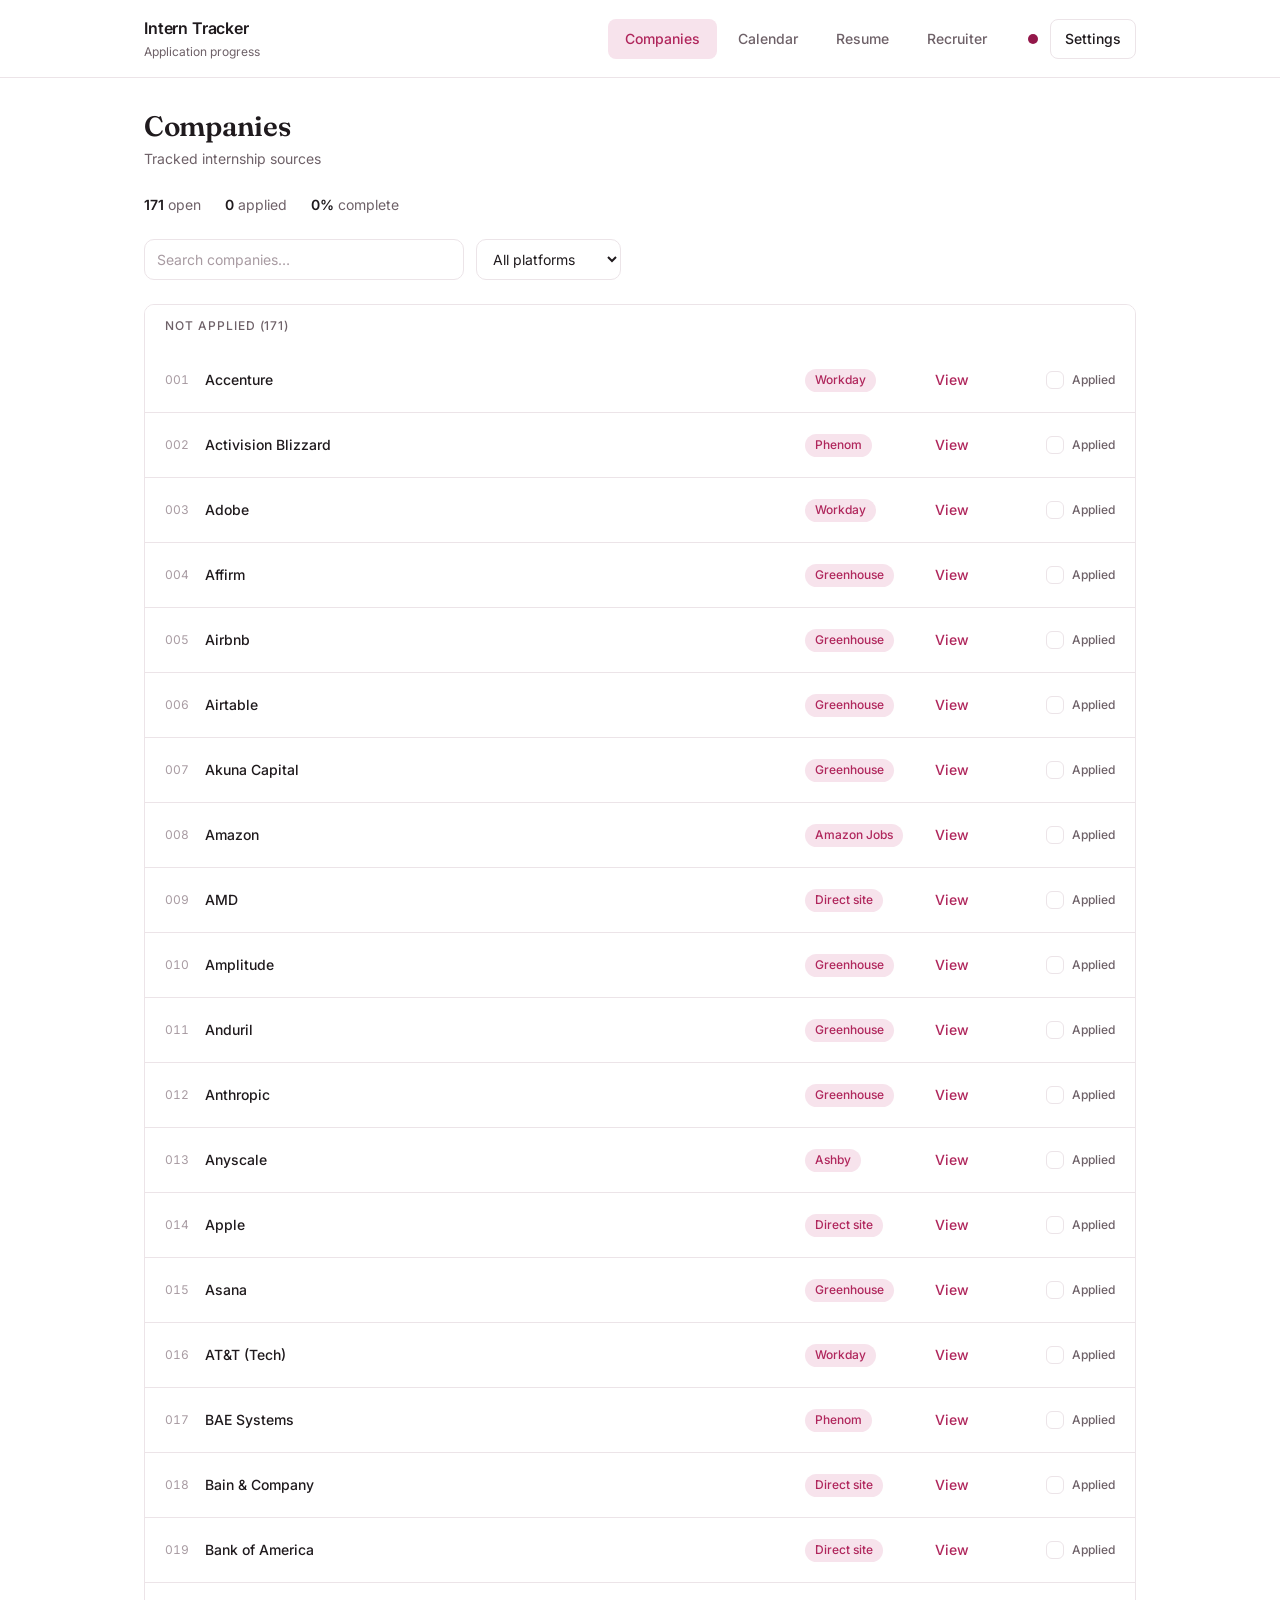
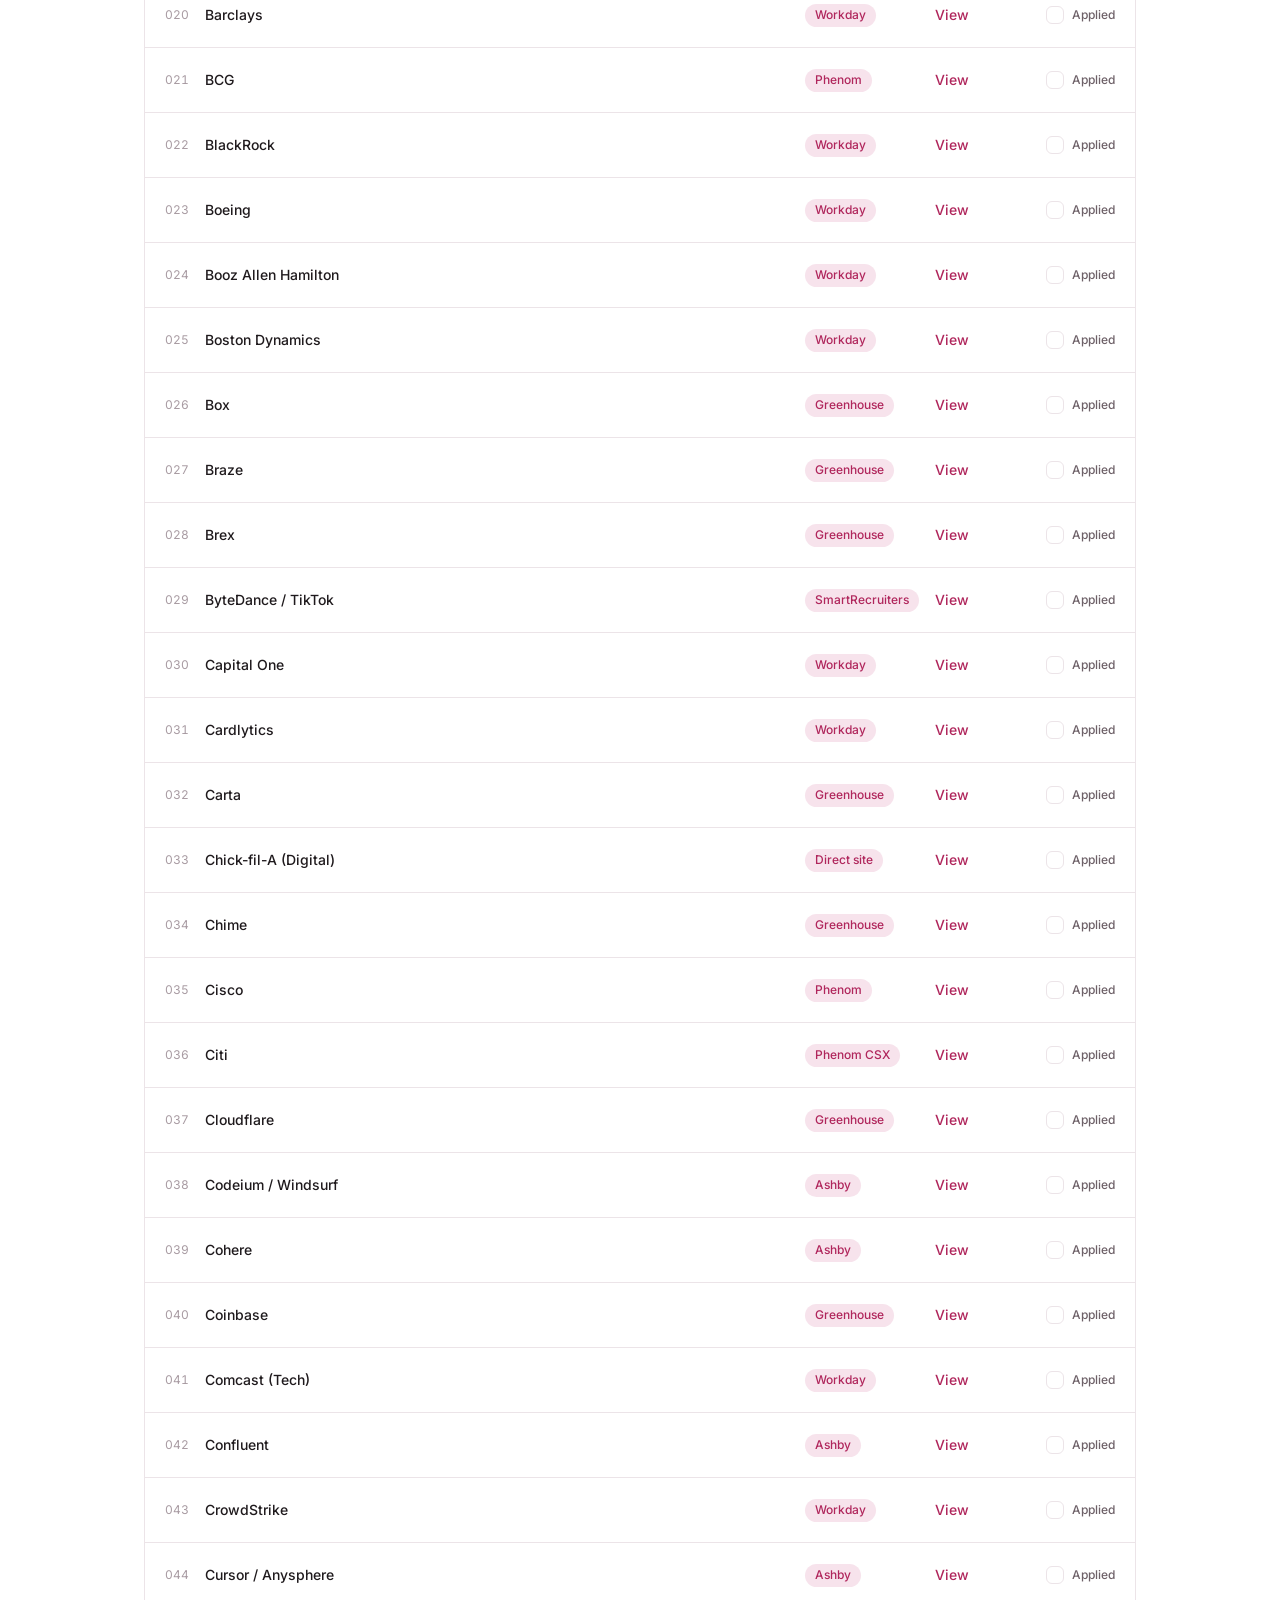
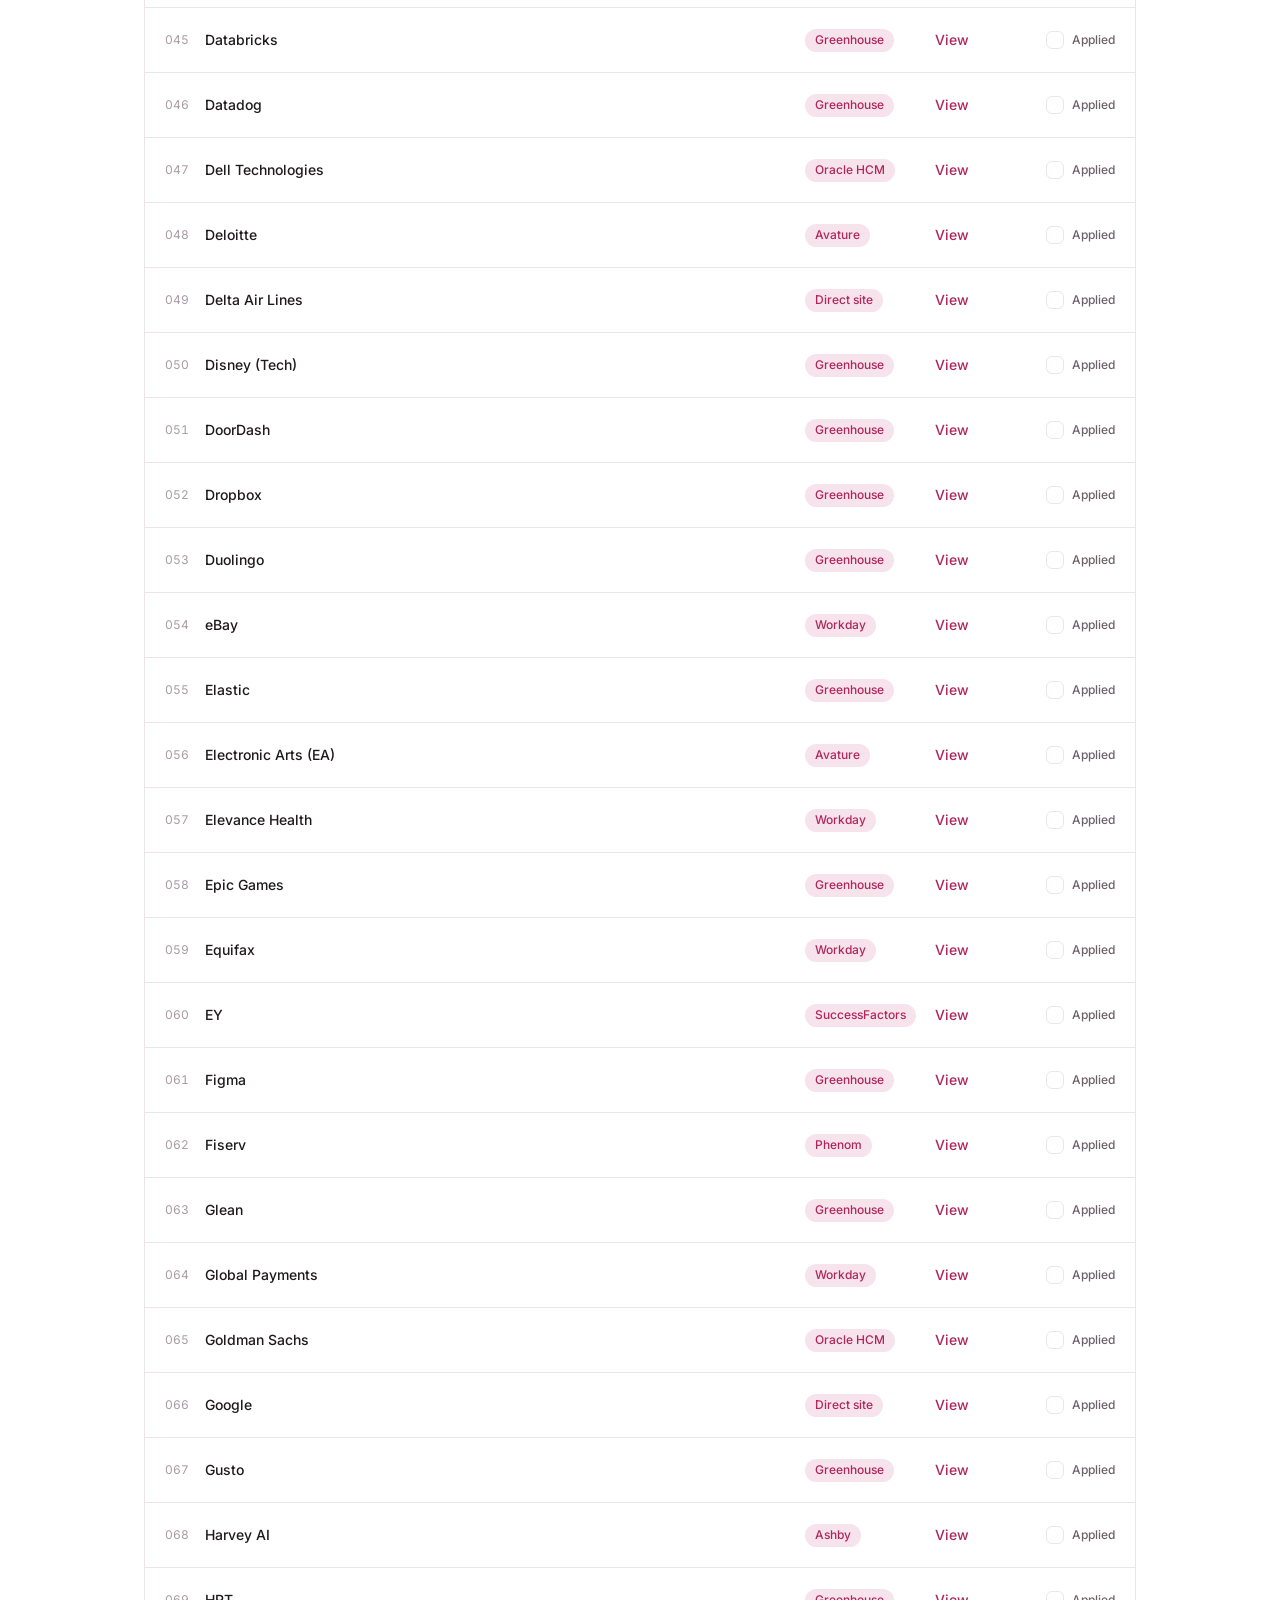
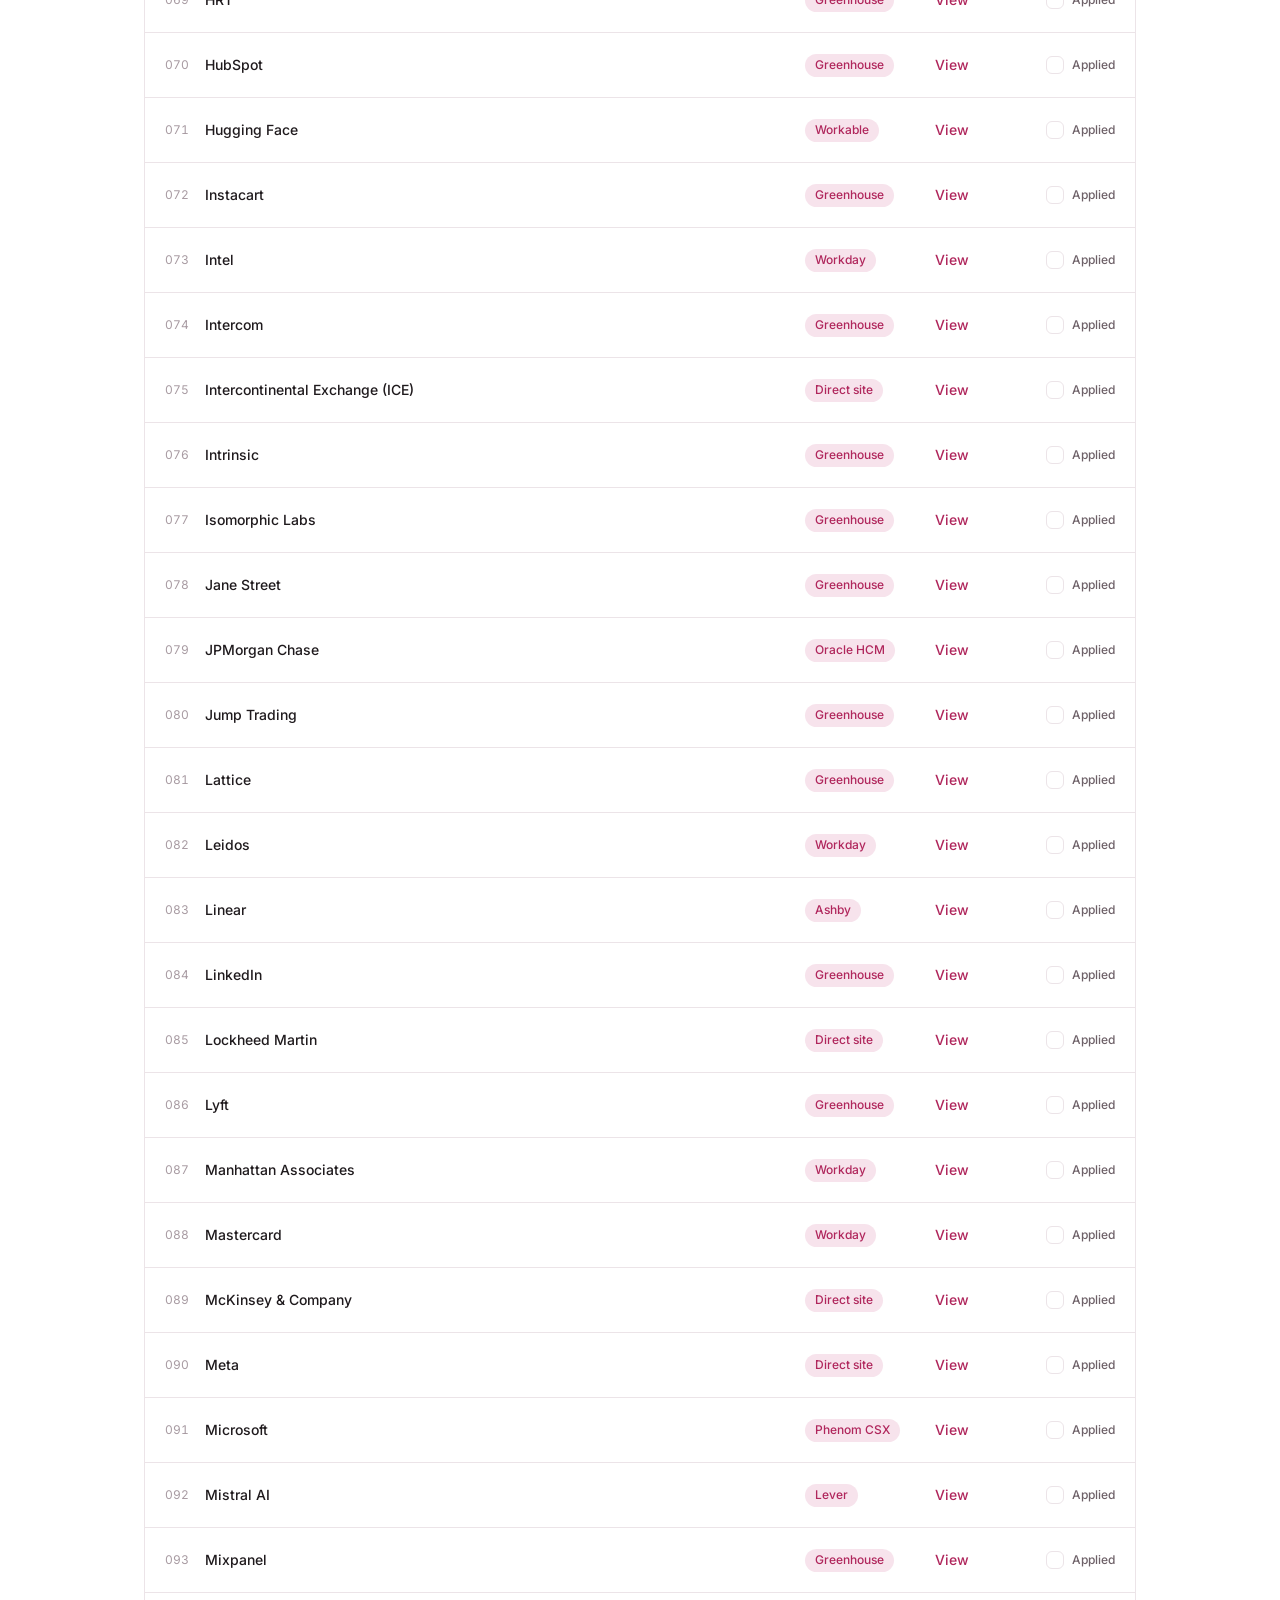
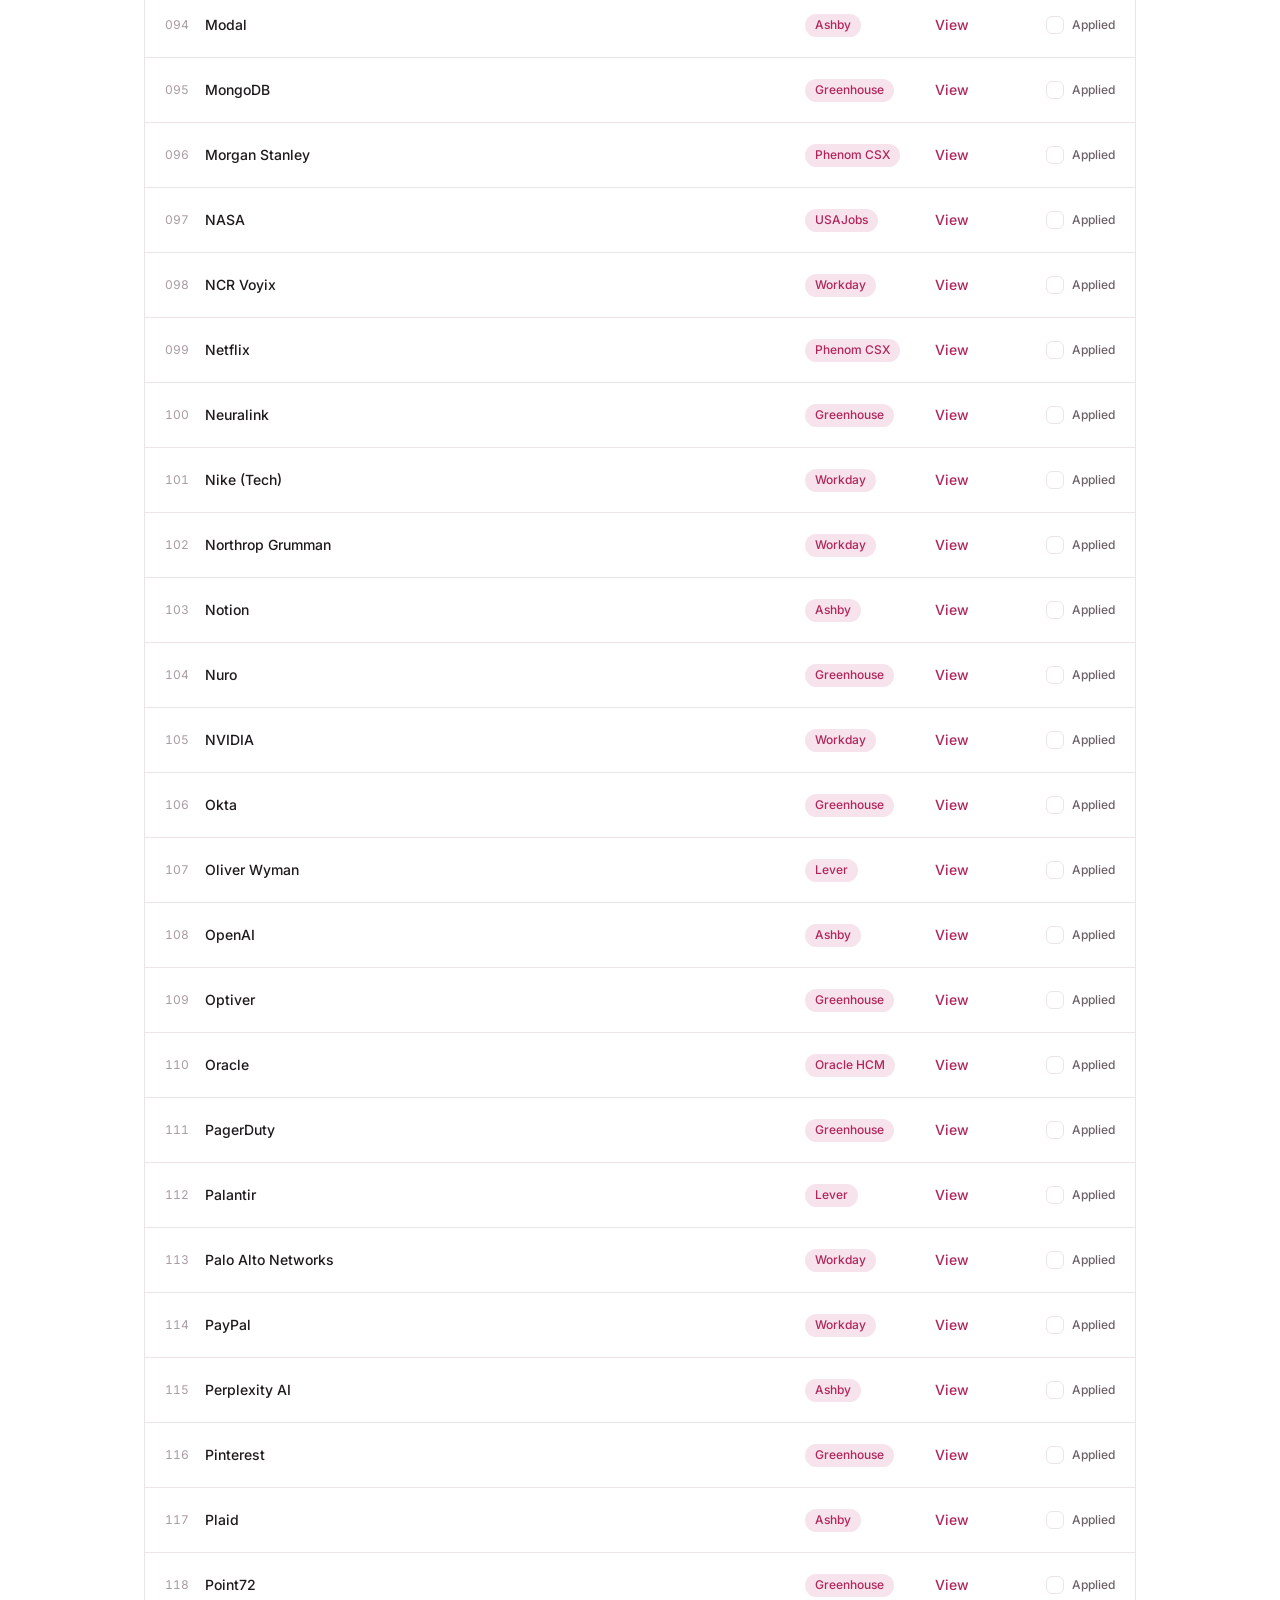
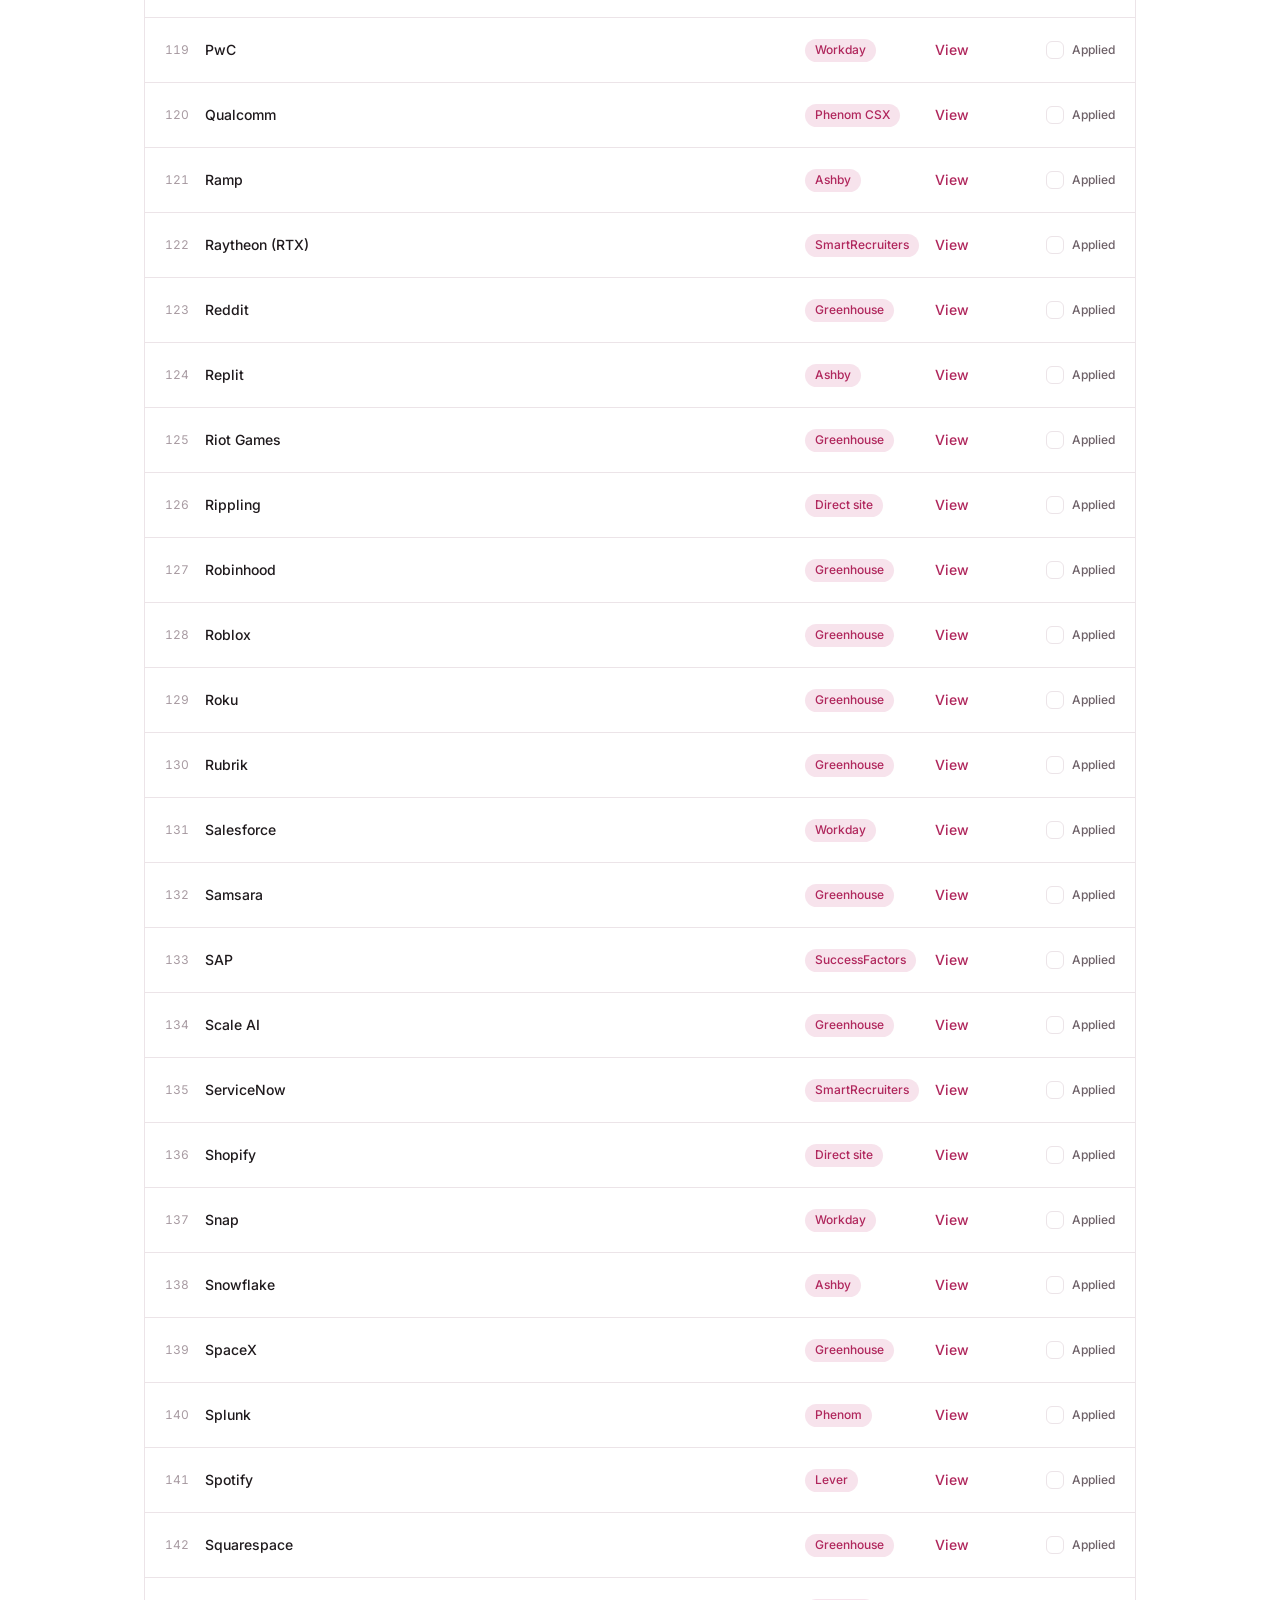
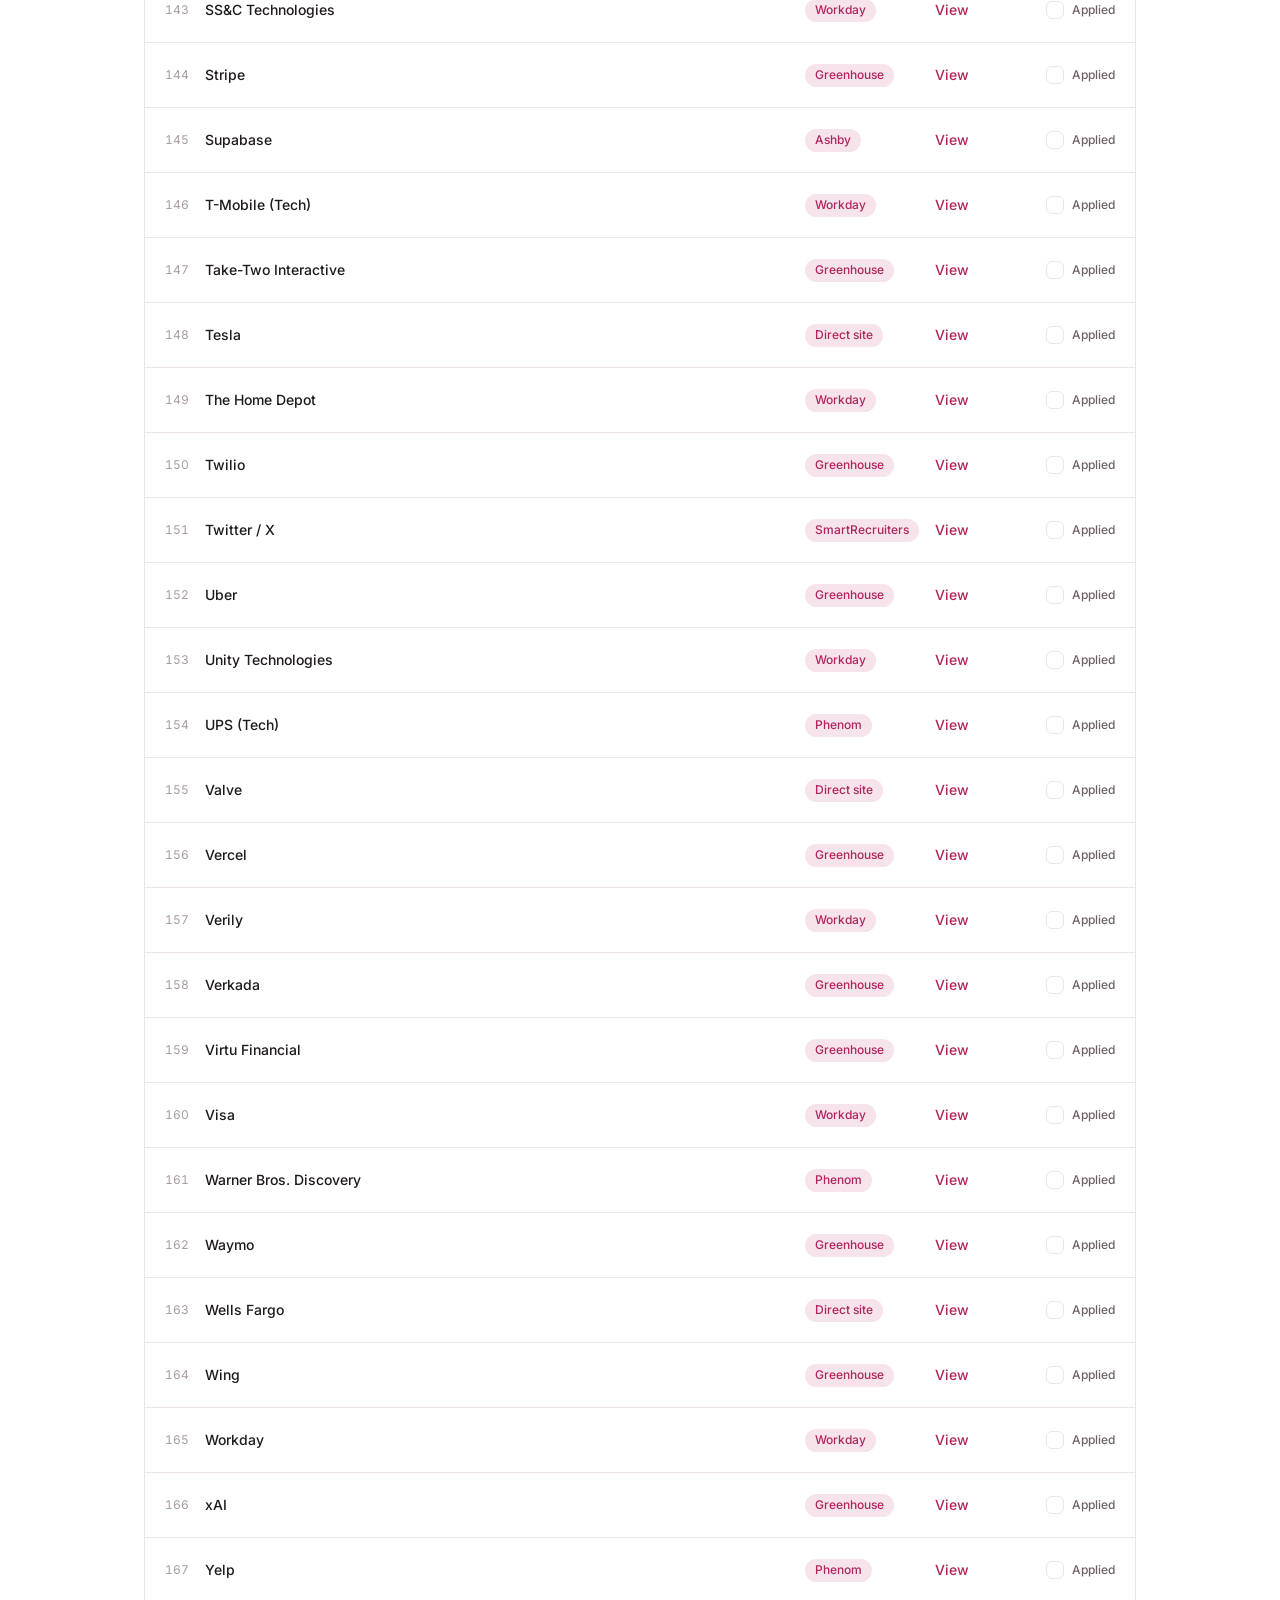
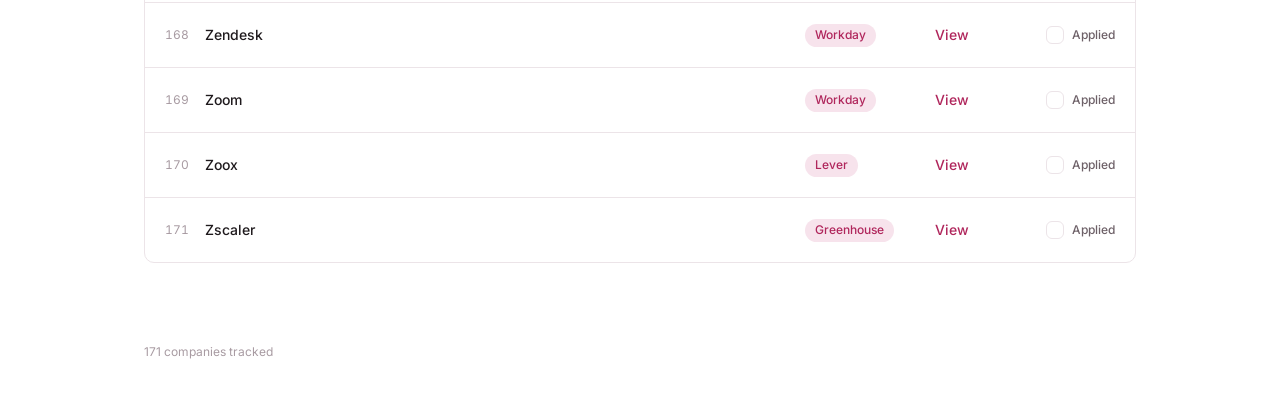
<file: index.html>
<!DOCTYPE html>
<html lang="en">
<head>
<meta charset="UTF-8">
<meta name="viewport" content="width=device-width, initial-scale=1.0">
<title>Companies — Intern Tracker</title>
<link rel="icon" href="data:image/svg+xml,<svg xmlns='http://www.w3.org/2000/svg' viewBox='0 0 32 32'><rect width='32' height='32' rx='6' fill='%23B0265C'/></svg>">
<link rel="preconnect" href="https://fonts.googleapis.com">
<link rel="preconnect" href="https://fonts.gstatic.com" crossorigin>
<link href="https://fonts.googleapis.com/css2?family=Fraunces:opsz,wght@9..144,600&family=Inter:wght@400;500;600&display=swap" rel="stylesheet">
<link rel="stylesheet" href="assets/style.css">
</head>
<body>

<header class="masthead">
  <div class="masthead-inner">
    <div class="brand">
      <div>
        <h1>Intern Tracker</h1>
        <p class="brand-sub">Application progress</p>
      </div>
    </div>
    <nav class="tabs" aria-label="Main">
      <a href="index.html" class="tab active">Companies</a>
      <a href="calendar.html" class="tab">Calendar</a>
      <a href="resume.html" class="tab">Resume</a>
      <a href="recruiter.html" class="tab">Recruiter</a>
    </nav>
    <div class="header-right">
      <span class="sync-dot" id="syncDot" title="Sync status" aria-hidden="true"></span>
      <button type="button" class="btn ghost small" id="settingsBtn" title="Telegram sync">Settings</button>
    </div>
  </div>
</header>

<main class="page">
  <section class="board-head">
    <div class="page-title">
      <h2 class="strip-label">Companies</h2>
      <p class="strip-sub">Tracked internship sources</p>
    </div>
    <div class="stats" id="stats"></div>
    <div class="board-controls">
      <input type="search" id="searchBox" class="search" placeholder="Search companies…" autocomplete="off" aria-label="Search companies">
      <select id="atsFilter" class="ats-filter" aria-label="Filter by platform"><option value="">All platforms</option></select>
    </div>
  </section>

  <section class="board" id="board" aria-live="polite"></section>
</main>

<footer class="foot">
  <span><span id="companyCount"></span> companies tracked</span>
</footer>

<dialog id="settingsModal" class="modal">
  <form method="dialog" class="modal-card">
    <h2 class="modal-title">Telegram sync</h2>
    <p class="modal-hint">Use your <strong>InternshipJobWatcherBot</strong> token (same as <code>.env</code>) for full sync and job highlights. Data syncs to a pinned Telegram message so reminders and all devices stay in sync.</p>
    <label class="field"><span>Bot token</span><input type="password" id="tgToken" placeholder="123456:ABC…" autocomplete="off"></label>
    <label class="field"><span>Chat ID</span><input type="text" id="tgChat" placeholder="6062137847" autocomplete="off"></label>
    <div class="modal-actions">
      <button type="button" class="btn ghost" id="testSyncBtn">Send test</button>
      <button type="submit" class="btn solid" id="saveSyncBtn">Save</button>
    </div>
    <p class="modal-status" id="syncStatusMsg" role="status"></p>
  </form>
</dialog>

<div class="toast" id="toast" role="status" aria-live="polite"></div>

<script src="assets/app.js?v=13"></script>
<script>App.initBoard();</script>
</body>
</html>
</file>
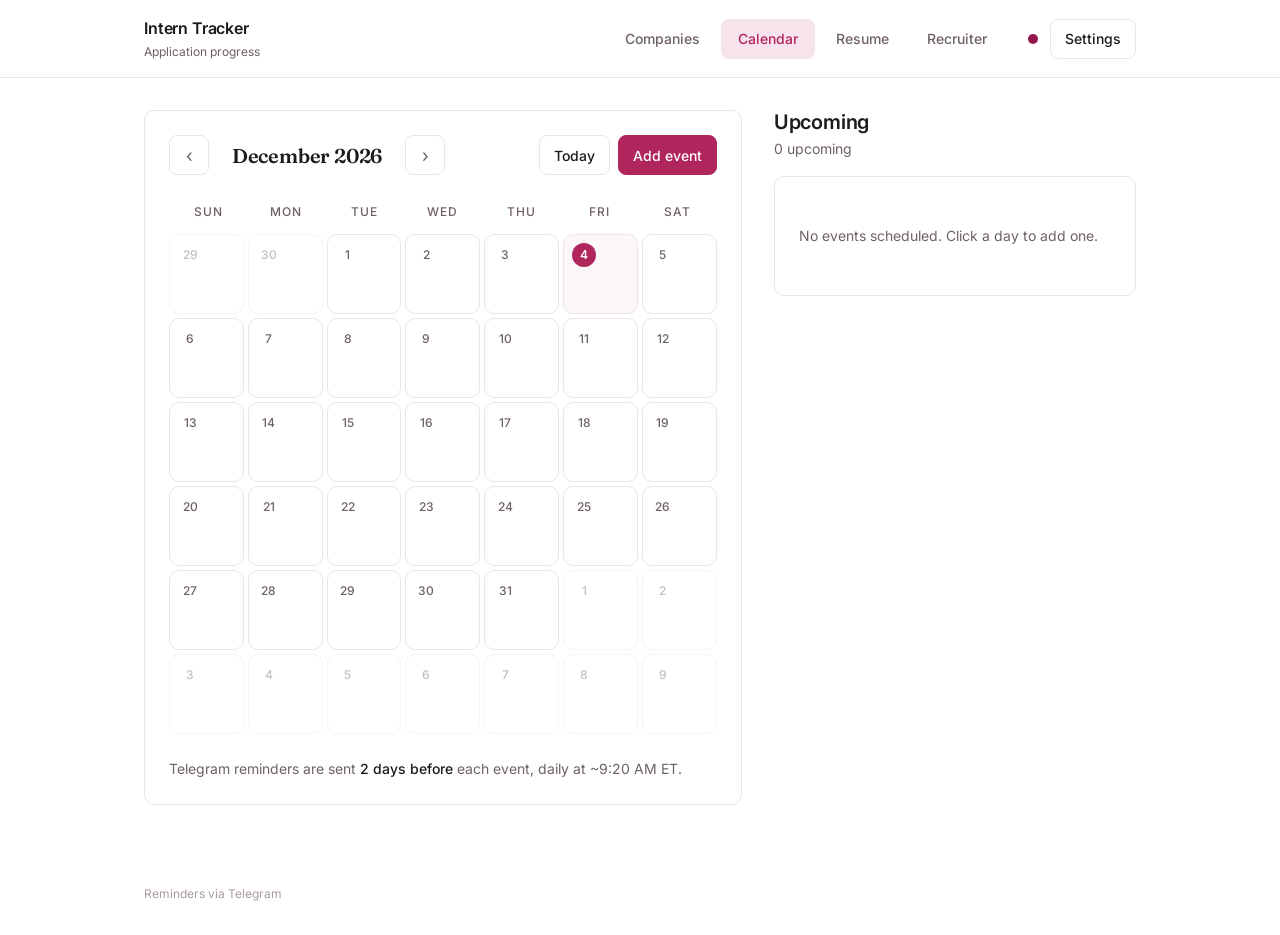
<file: calendar.html>
<!DOCTYPE html>
<html lang="en">
<head>
<meta charset="UTF-8">
<meta name="viewport" content="width=device-width, initial-scale=1.0">
<title>Calendar — Intern Tracker</title>
<link rel="icon" href="data:image/svg+xml,<svg xmlns='http://www.w3.org/2000/svg' viewBox='0 0 32 32'><rect width='32' height='32' rx='6' fill='%23B0265C'/></svg>">
<link rel="preconnect" href="https://fonts.googleapis.com">
<link rel="preconnect" href="https://fonts.gstatic.com" crossorigin>
<link href="https://fonts.googleapis.com/css2?family=Fraunces:opsz,wght@9..144,600&family=Inter:wght@400;500;600&display=swap" rel="stylesheet">
<link rel="stylesheet" href="assets/style.css">
</head>
<body>

<header class="masthead">
  <div class="masthead-inner">
    <div class="brand">
      <div>
        <h1>Intern Tracker</h1>
        <p class="brand-sub">Application progress</p>
      </div>
    </div>
    <nav class="tabs" aria-label="Main">
      <a href="index.html" class="tab">Companies</a>
      <a href="calendar.html" class="tab active">Calendar</a>
      <a href="resume.html" class="tab">Resume</a>
      <a href="recruiter.html" class="tab">Recruiter</a>
    </nav>
    <div class="header-right">
      <span class="sync-dot" id="syncDot" title="Sync status" aria-hidden="true"></span>
      <button type="button" class="btn ghost small" id="settingsBtn" title="Telegram sync">Settings</button>
    </div>
  </div>
</header>

<main class="page cal-layout">
  <section class="cal-panel">
    <div class="cal-toolbar">
      <button type="button" class="nav-arrow" id="prevMonth" aria-label="Previous month">‹</button>
      <h2 class="cal-title" id="calTitle"></h2>
      <button type="button" class="nav-arrow" id="nextMonth" aria-label="Next month">›</button>
      <span class="spacer"></span>
      <button type="button" class="btn ghost small" id="todayBtn">Today</button>
      <button type="button" class="btn solid small" id="addBtn">Add event</button>
    </div>
    <div class="cal-grid-head" aria-hidden="true">
      <span>Sun</span><span>Mon</span><span>Tue</span><span>Wed</span><span>Thu</span><span>Fri</span><span>Sat</span>
    </div>
    <div class="cal-grid" id="calGrid" role="grid" aria-label="Calendar"></div>
    <p class="cal-note">Telegram reminders are sent <em>2 days before</em> each event, daily at ~9:20 AM ET.</p>
  </section>

  <aside class="upcoming">
    <div class="page-title compact">
      <h2 class="strip-label">Upcoming</h2>
      <p class="strip-sub" id="upcomingCount"></p>
    </div>
    <div class="upcoming-list" id="upcomingList"></div>
  </aside>
</main>

<footer class="foot">
  <span>Reminders via Telegram</span>
</footer>

<dialog id="eventModal" class="modal">
  <form class="modal-card" id="eventForm">
    <h2 class="modal-title" id="eventModalTitle">New event</h2>
    <label class="field"><span>Company</span>
      <input type="text" id="evCompany" list="companyList" placeholder="Company name" required autocomplete="off">
      <datalist id="companyList"></datalist>
    </label>
    <div class="field-row">
      <label class="field"><span>Type</span>
        <select id="evKind">
          <option value="OA">Online Assessment</option>
          <option value="Interview">Interview</option>
          <option value="Deadline">Application deadline</option>
          <option value="Other">Other</option>
        </select>
      </label>
      <label class="field"><span>Date</span><input type="date" id="evDate" required></label>
      <label class="field"><span>Time <em>(optional)</em></span><input type="time" id="evTime"></label>
    </div>
    <label class="field"><span>Notes <em>(optional)</em></span><input type="text" id="evNotes" placeholder="e.g. CodeSignal, 70 min" maxlength="120" autocomplete="off"></label>
    <div class="modal-actions">
      <button type="button" class="btn ghost" id="cancelEventBtn">Cancel</button>
      <button type="submit" class="btn solid">Save</button>
    </div>
  </form>
</dialog>

<dialog id="settingsModal" class="modal">
  <form method="dialog" class="modal-card">
    <h2 class="modal-title">Telegram sync</h2>
    <p class="modal-hint">Use your <strong>InternshipJobWatcherBot</strong> token (same as <code>.env</code>) for full sync and job highlights. Data syncs to a pinned Telegram message so reminders and all devices stay in sync.</p>
    <label class="field"><span>Bot token</span><input type="password" id="tgToken" placeholder="123456:ABC…" autocomplete="off"></label>
    <label class="field"><span>Chat ID</span><input type="text" id="tgChat" placeholder="6062137847" autocomplete="off"></label>
    <div class="modal-actions">
      <button type="button" class="btn ghost" id="testSyncBtn">Send test</button>
      <button type="submit" class="btn solid" id="saveSyncBtn">Save</button>
    </div>
    <p class="modal-status" id="syncStatusMsg" role="status"></p>
  </form>
</dialog>

<div class="toast" id="toast" role="status" aria-live="polite"></div>

<script src="assets/app.js?v=13"></script>
<script>App.initCalendar();</script>
</body>
</html>
</file>
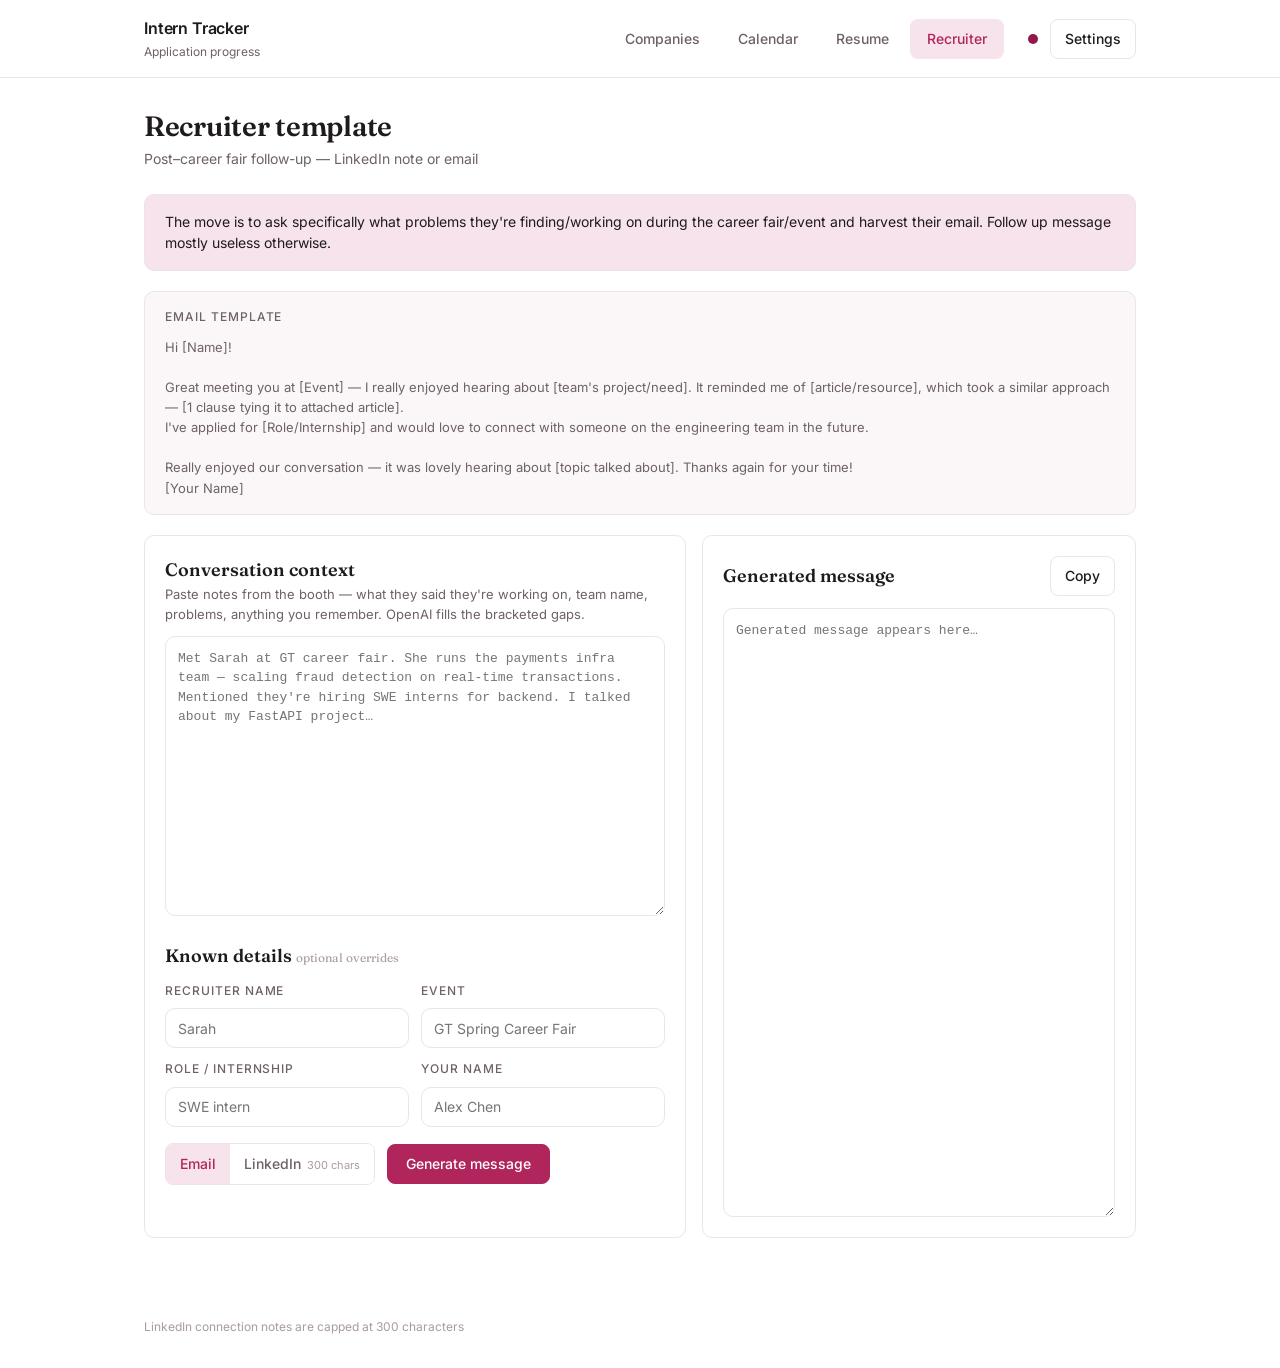
<file: recruiter.html>
<!DOCTYPE html>
<html lang="en">
<head>
<meta charset="UTF-8">
<meta name="viewport" content="width=device-width, initial-scale=1.0">
<title>Recruiter template — Intern Tracker</title>
<link rel="icon" href="data:image/svg+xml,<svg xmlns='http://www.w3.org/2000/svg' viewBox='0 0 32 32'><rect width='32' height='32' rx='6' fill='%23B0265C'/></svg>">
<link rel="preconnect" href="https://fonts.googleapis.com">
<link rel="preconnect" href="https://fonts.gstatic.com" crossorigin>
<link href="https://fonts.googleapis.com/css2?family=Fraunces:opsz,wght@9..144,600&family=Inter:wght@400;500;600&display=swap" rel="stylesheet">
<link rel="stylesheet" href="assets/style.css">
</head>
<body>

<header class="masthead">
  <div class="masthead-inner">
    <div class="brand">
      <div>
        <h1>Intern Tracker</h1>
        <p class="brand-sub">Application progress</p>
      </div>
    </div>
    <nav class="tabs" aria-label="Main">
      <a href="index.html" class="tab">Companies</a>
      <a href="calendar.html" class="tab">Calendar</a>
      <a href="resume.html" class="tab">Resume</a>
      <a href="recruiter.html" class="tab active">Recruiter</a>
    </nav>
    <div class="header-right">
      <span class="sync-dot" id="syncDot" title="Sync status" aria-hidden="true"></span>
      <button type="button" class="btn ghost small" id="settingsBtn" title="Telegram sync">Settings</button>
    </div>
  </div>
</header>

<main class="page">
  <section class="board-head">
    <div class="page-title">
      <h2 class="strip-label">Recruiter template</h2>
      <p class="strip-sub">Post–career fair follow-up — LinkedIn note or email</p>
    </div>
  </section>

  <aside class="recruiter-tip">
    <p>The move is to ask specifically what problems they're finding/working on during the career fair/event and harvest their email. Follow up message mostly useless otherwise.</p>
  </aside>

  <section class="recruiter-template-ref">
    <h3 class="recruiter-ref-title">Email template</h3>
    <pre class="recruiter-ref-body">Hi [Name]!

Great meeting you at [Event] — I really enjoyed hearing about [team's project/need]. It reminded me of [article/resource], which took a similar approach — [1 clause tying it to attached article].
I've applied for [Role/Internship] and would love to connect with someone on the engineering team in the future.

Really enjoyed our conversation — it was lovely hearing about [topic talked about]. Thanks again for your time!
[Your Name]</pre>
  </section>

  <section class="recruiter-layout">
    <div class="resume-panel">
      <h3 class="resume-panel-title">Conversation context</h3>
      <p class="resume-hint">Paste notes from the booth — what they said they're working on, team name, problems, anything you remember. OpenAI fills the bracketed gaps.</p>
      <textarea id="recruiterContext" class="resume-editor" rows="10" placeholder="Met Sarah at GT career fair. She runs the payments infra team — scaling fraud detection on real-time transactions. Mentioned they're hiring SWE interns for backend. I talked about my FastAPI project…" spellcheck="true"></textarea>

      <h3 class="resume-panel-title recruiter-fields-title">Known details <span class="recruiter-optional">optional overrides</span></h3>
      <div class="recruiter-fields">
        <label class="field"><span>Recruiter name</span><input type="text" id="recName" placeholder="Sarah" autocomplete="off"></label>
        <label class="field"><span>Event</span><input type="text" id="recEvent" placeholder="GT Spring Career Fair" autocomplete="off"></label>
        <label class="field"><span>Role / internship</span><input type="text" id="recRole" placeholder="SWE intern" autocomplete="off"></label>
        <label class="field"><span>Your name</span><input type="text" id="recYourName" placeholder="Alex Chen" autocomplete="off"></label>
      </div>

      <div class="recruiter-actions">
        <div class="mode-toggle" role="tablist" aria-label="Message mode">
          <button type="button" class="mode-btn active" data-mode="email" role="tab" aria-selected="true">Email</button>
          <button type="button" class="mode-btn" data-mode="linkedin" role="tab" aria-selected="false">LinkedIn <span class="mode-limit">300 chars</span></button>
        </div>
        <button type="button" class="btn solid" id="generateRecruiterBtn">Generate message</button>
      </div>
      <p class="resume-status" id="recruiterStatus" role="status"></p>
    </div>

    <div class="resume-panel recruiter-output-panel">
      <div class="recruiter-output-head">
        <h3 class="resume-panel-title">Generated message</h3>
        <span class="char-count" id="charCount" hidden></span>
        <button type="button" class="btn ghost small" id="copyRecruiterBtn" disabled>Copy</button>
      </div>
      <textarea id="recruiterOutput" class="resume-editor recruiter-output" rows="16" readonly placeholder="Generated message appears here…"></textarea>
    </div>
  </section>
</main>

<footer class="foot">
  <span>LinkedIn connection notes are capped at 300 characters</span>
</footer>

<dialog id="settingsModal" class="modal">
  <form method="dialog" class="modal-card">
    <h2 class="modal-title">Telegram sync</h2>
    <p class="modal-hint">Use your <strong>InternshipJobWatcherBot</strong> token (same as <code>.env</code>) for full sync.</p>
    <label class="field"><span>Bot token</span><input type="password" id="tgToken" placeholder="123456:ABC…" autocomplete="off"></label>
    <label class="field"><span>Chat ID</span><input type="text" id="tgChat" placeholder="6062137847" autocomplete="off"></label>
    <div class="modal-actions">
      <button type="button" class="btn ghost" id="testSyncBtn">Send test</button>
      <button type="submit" class="btn solid" id="saveSyncBtn">Save</button>
    </div>
    <p class="modal-status" id="syncStatusMsg" role="status"></p>
  </form>
</dialog>

<div class="toast" id="toast" role="status" aria-live="polite"></div>

<script src="assets/app.js?v=13"></script>
<script>App.initRecruiter();</script>
</body>
</html>
</file>
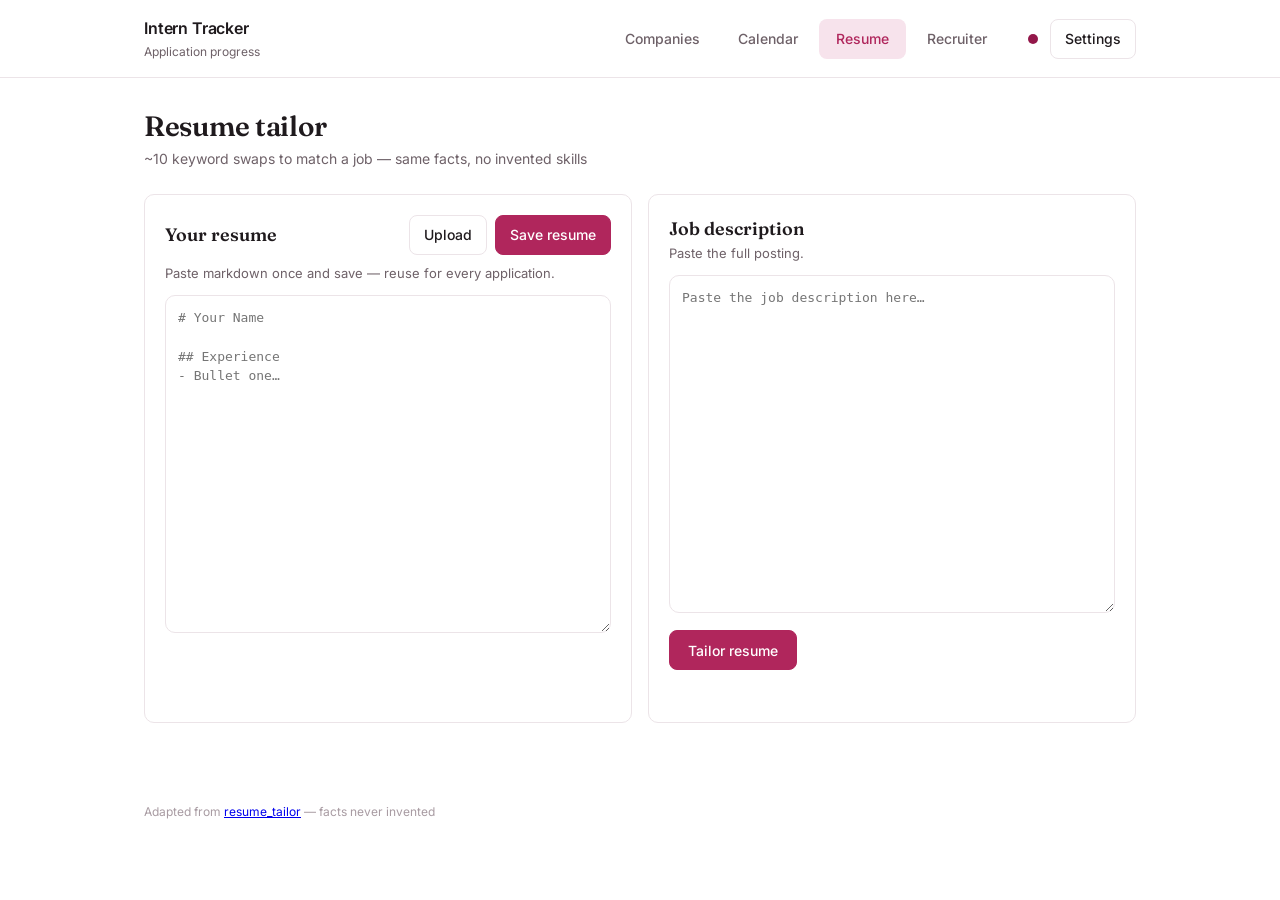
<file: resume.html>
<!DOCTYPE html>
<html lang="en">
<head>
<meta charset="UTF-8">
<meta name="viewport" content="width=device-width, initial-scale=1.0">
<title>Resume — Intern Tracker</title>
<link rel="icon" href="data:image/svg+xml,<svg xmlns='http://www.w3.org/2000/svg' viewBox='0 0 32 32'><rect width='32' height='32' rx='6' fill='%23B0265C'/></svg>">
<link rel="preconnect" href="https://fonts.googleapis.com">
<link rel="preconnect" href="https://fonts.gstatic.com" crossorigin>
<link href="https://fonts.googleapis.com/css2?family=Fraunces:opsz,wght@9..144,600&family=Inter:wght@400;500;600&display=swap" rel="stylesheet">
<link rel="stylesheet" href="assets/style.css">
</head>
<body>

<header class="masthead">
  <div class="masthead-inner">
    <div class="brand">
      <div>
        <h1>Intern Tracker</h1>
        <p class="brand-sub">Application progress</p>
      </div>
    </div>
    <nav class="tabs" aria-label="Main">
      <a href="index.html" class="tab">Companies</a>
      <a href="calendar.html" class="tab">Calendar</a>
      <a href="resume.html" class="tab active">Resume</a>
      <a href="recruiter.html" class="tab">Recruiter</a>
    </nav>
    <div class="header-right">
      <span class="sync-dot" id="syncDot" title="Sync status" aria-hidden="true"></span>
      <button type="button" class="btn ghost small" id="settingsBtn" title="Telegram sync">Settings</button>
    </div>
  </div>
</header>

<main class="page">
  <section class="board-head">
    <div class="page-title">
      <h2 class="strip-label">Resume tailor</h2>
      <p class="strip-sub">~10 keyword swaps to match a job — same facts, no invented skills</p>
    </div>
  </section>

  <section class="resume-layout">
    <div class="resume-panel">
      <div class="resume-panel-head">
        <h3 class="resume-panel-title">Your resume</h3>
        <div class="resume-panel-actions">
          <label class="btn ghost small file-btn">
            Upload
            <input type="file" id="resumeFile" accept=".md,.markdown,.txt" hidden>
          </label>
          <button type="button" class="btn solid small" id="saveResumeBtn">Save resume</button>
        </div>
      </div>
      <p class="resume-hint">Paste markdown once and save — reuse for every application.</p>
      <textarea id="resumeEditor" class="resume-editor" rows="16" placeholder="# Your Name&#10;&#10;## Experience&#10;- Bullet one…" spellcheck="true"></textarea>
    </div>

    <div class="resume-panel">
      <h3 class="resume-panel-title">Job description</h3>
      <p class="resume-hint">Paste the full posting.</p>
      <textarea id="jobDescription" class="resume-editor" rows="16" placeholder="Paste the job description here…"></textarea>
      <div class="resume-actions">
        <button type="button" class="btn solid" id="tailorResumeBtn">Tailor resume</button>
      </div>
      <p class="resume-status" id="resumeStatus" role="status"></p>
    </div>
  </section>

  <section id="resumeResults" class="resume-results" hidden>
    <div class="resume-results-head">
      <h3>Tailored resume</h3>
      <span class="resume-swap-badge" id="swapCount"></span>
      <div class="resume-download-actions">
        <button type="button" class="btn solid small" id="downloadPdfBtn">Download PDF</button>
        <button type="button" class="btn ghost small" id="printPdfBtn">Print</button>
      </div>
    </div>
    <div class="resume-insights">
      <article class="insight-card">
        <h4>What changed</h4>
        <pre id="changelogBody" class="insight-pre"></pre>
      </article>
      <article class="insight-card">
        <h4>Alignment outlook</h4>
        <pre id="alignmentBody" class="insight-pre"></pre>
      </article>
    </div>
  </section>
</main>

<footer class="foot">
  <span>Adapted from <a href="https://github.com/aanil677/resume_tailor" target="_blank" rel="noopener">resume_tailor</a> — facts never invented</span>
</footer>

<dialog id="settingsModal" class="modal">
  <form method="dialog" class="modal-card">
    <h2 class="modal-title">Telegram sync</h2>
    <p class="modal-hint">Use your <strong>InternshipJobWatcherBot</strong> token (same as <code>.env</code>) for full sync. Saved resume syncs across devices via the pinned message.</p>
    <label class="field"><span>Bot token</span><input type="password" id="tgToken" placeholder="123456:ABC…" autocomplete="off"></label>
    <label class="field"><span>Chat ID</span><input type="text" id="tgChat" placeholder="6062137847" autocomplete="off"></label>
    <div class="modal-actions">
      <button type="button" class="btn ghost" id="testSyncBtn">Send test</button>
      <button type="submit" class="btn solid" id="saveSyncBtn">Save</button>
    </div>
    <p class="modal-status" id="syncStatusMsg" role="status"></p>
  </form>
</dialog>

<div class="toast" id="toast" role="status" aria-live="polite"></div>

<script src="assets/app.js?v=13"></script>
<script>App.initResume();</script>
</body>
</html>
</file>
<file: assets/style.css>
/* Clean Planner UI — Intern Tracker */

:root {
  --bg: #FFFFFF;
  --surface: #FFFFFF;
  --surface-soft: #FBF7F9;
  --ink: #1F1A1D;
  --ink-soft: #6E6168;
  --ink-faint: #A89BA2;
  --line: #ECE4E8;
  --accent: #B0265C;
  --accent-hover: #93174A;
  --accent-soft: #F7E3EC;
  --accent-text: #FFFFFF;
  --radius-card: 10px;
  --radius-btn: 8px;
  --radius-pill: 999px;
  --font: "Inter", system-ui, sans-serif;
  --display: "Fraunces", Georgia, serif;
  --shadow-float: 0 4px 16px rgba(31, 26, 29, 0.08);
}

* { box-sizing: border-box; margin: 0; padding: 0; }

html { color-scheme: light; }

body {
  font-family: var(--font);
  font-size: 14px;
  line-height: 1.55;
  background: var(--bg);
  color: var(--ink);
  min-height: 100vh;
}

/* ── Masthead ── */
.masthead {
  border-bottom: 1px solid var(--line);
  background: var(--bg);
  position: sticky; top: 0; z-index: 50;
}
.masthead-inner {
  max-width: 1040px; margin: 0 auto; padding: 16px 24px;
  display: flex; align-items: center; gap: 24px;
}
.brand h1 {
  font-family: var(--font); font-size: 16px; font-weight: 600;
  letter-spacing: -0.01em; color: var(--ink);
}
.brand-sub { font-size: 12px; color: var(--ink-soft); margin-top: 2px; }

.tabs { display: flex; gap: 4px; margin-left: auto; }
.tab {
  padding: 8px 16px; text-decoration: none; color: var(--ink-soft);
  font-size: 14px; font-weight: 500; border-radius: var(--radius-btn);
  border: 1px solid transparent; transition: color 150ms ease-out, background 150ms ease-out;
  min-height: 40px; display: inline-flex; align-items: center;
}
.tab:hover { color: var(--ink); }
.tab.active {
  color: var(--accent); background: var(--accent-soft);
  font-weight: 500;
}

.header-right { display: flex; align-items: center; gap: 12px; }
.sync-dot {
  width: 10px; height: 10px; border-radius: var(--radius-pill);
  background: var(--ink-faint); transition: background 150ms ease-out, box-shadow 150ms ease-out;
  flex-shrink: 0;
}
.sync-dot.ok { background: var(--accent); box-shadow: 0 0 0 3px var(--accent-soft); }
.sync-dot.err { background: var(--accent-hover); }
.sync-dot.busy { background: var(--ink-soft); }

/* ── Page ── */
.page { max-width: 1040px; margin: 0 auto; padding: 32px 24px 64px; }
.foot {
  max-width: 1040px; margin: 0 auto; padding: 16px 24px 32px;
  font-size: 12px; color: var(--ink-faint);
}

.page-title { margin-bottom: 24px; }
.page-title.compact { margin-bottom: 16px; }
.strip-label {
  font-family: var(--display); font-size: 28px; font-weight: 600;
  letter-spacing: -0.01em; color: var(--ink); line-height: 1.2;
}
.strip-sub { font-size: 14px; color: var(--ink-soft); margin-top: 4px; }
.page-title.compact .strip-label { font-size: 20px; font-family: var(--font); font-weight: 600; }

/* ── Board head ── */
.board-head { margin-bottom: 24px; }
.stats { display: flex; gap: 24px; margin: 16px 0 24px; flex-wrap: wrap; }
.stats .stat { font-size: 14px; color: var(--ink-soft); }
.stats .stat-val { color: var(--ink); font-weight: 600; margin-right: 4px; }

.board-controls { display: flex; gap: 12px; }
.search, .ats-filter {
  background: var(--surface); border: 1px solid var(--line); color: var(--ink);
  font-family: var(--font); font-size: 14px; padding: 10px 12px;
  border-radius: var(--radius-card); outline: none;
  transition: border-color 150ms ease-out, box-shadow 150ms ease-out;
  min-height: 40px;
}
.search { flex: 1; max-width: 320px; }
.search:focus, .ats-filter:focus {
  border-color: var(--accent);
  box-shadow: 0 0 0 3px rgba(176, 38, 92, 0.12);
}
.search::placeholder { color: var(--ink-faint); }

/* ── Board ── */
.board {
  border: 1px solid var(--line); border-radius: var(--radius-card);
  overflow: hidden; background: var(--surface);
}
.board-section-label {
  padding: 12px 20px;
  font-size: 12px; font-weight: 500; text-transform: uppercase;
  letter-spacing: 0.08em; color: var(--ink-soft);
  background: var(--bg); border-top: 1px solid var(--line);
}
.board-section-label:first-child { border-top: none; }

.row {
  display: grid; grid-template-columns: 40px 1fr 130px 72px 108px; align-items: center;
  padding: 12px 20px; border-bottom: 1px solid var(--line);
  transition: background 150ms ease-out;
}
.row:last-child { border-bottom: none; }
.row:hover { background: var(--surface-soft); }

.row .idx { color: var(--ink-faint); font-size: 12px; font-variant-numeric: tabular-nums; }
.row .co {
  font-size: 14px; font-weight: 500; color: var(--ink);
  transition: color 150ms ease-out, text-decoration-color 150ms ease-out;
}
.row .visit a {
  color: var(--accent); text-decoration: none; font-size: 14px; font-weight: 500;
}
.row .visit a:hover { color: var(--accent-hover); text-decoration: underline; }

.row.notified { background: var(--accent-soft); }
.row.notified:hover { background: var(--accent-soft); }
.row.notified .co { color: var(--accent); font-weight: 600; }

.row.applied:hover { background: var(--bg); }
.row.applied .co {
  color: var(--ink-faint);
  text-decoration: line-through;
  text-decoration-color: var(--ink-faint);
}
.row.applied .idx { color: var(--ink-faint); }
.row.applied .visit a { color: var(--ink-faint); pointer-events: none; }

.tag {
  display: inline-block; font-size: 12px; font-weight: 500;
  color: var(--accent); background: var(--accent-soft);
  padding: 2px 10px; border-radius: var(--radius-pill);
}

.apply-toggle {
  display: flex; align-items: center; gap: 8px; cursor: pointer;
  justify-self: end; user-select: none; min-height: 40px;
}
.apply-toggle input { display: none; }
.apply-box {
  width: 18px; height: 18px; border: 1.5px solid var(--line); border-radius: 6px;
  display: inline-flex; align-items: center; justify-content: center;
  font-size: 11px; color: transparent; transition: all 150ms ease-out;
  flex: none; background: var(--surface);
}
.apply-toggle:hover .apply-box { border-color: var(--accent); }
.apply-toggle input:checked + .apply-box {
  background: var(--accent); border-color: var(--accent); color: var(--accent-text);
}
.apply-toggle input:focus-visible + .apply-box {
  box-shadow: 0 0 0 3px rgba(176, 38, 92, 0.12);
}
.apply-label { font-size: 12px; color: var(--ink-soft); font-weight: 500; }
.apply-toggle input:checked ~ .apply-label { color: var(--ink-soft); }

.empty-msg { padding: 48px 24px; text-align: left; color: var(--ink-soft); font-size: 14px; }

/* ── Calendar ── */
.cal-layout { display: grid; grid-template-columns: 1.65fr 1fr; gap: 32px; align-items: start; }

.cal-panel {
  border: 1px solid var(--line); border-radius: var(--radius-card);
  padding: 24px; background: var(--surface);
}
.cal-toolbar { display: flex; align-items: center; gap: 8px; margin-bottom: 24px; flex-wrap: wrap; }
.cal-title {
  font-family: var(--display); font-size: 20px; font-weight: 600;
  min-width: 180px; text-align: center; letter-spacing: -0.01em; color: var(--ink);
}
.cal-toolbar .btn-nav { margin-left: 0; }
.cal-toolbar .spacer { flex: 1; min-width: 8px; }

.nav-arrow {
  width: 40px; height: 40px; padding: 0; font-size: 18px;
  color: var(--ink-soft); border: 1px solid var(--line); border-radius: var(--radius-btn);
  background: var(--surface); cursor: pointer; font-family: var(--font);
  transition: border-color 150ms ease-out, color 150ms ease-out;
}
.nav-arrow:hover { border-color: var(--accent); color: var(--accent); }
.nav-arrow:focus-visible { outline: none; box-shadow: 0 0 0 3px rgba(176, 38, 92, 0.12); }

.cal-grid-head { display: grid; grid-template-columns: repeat(7, 1fr); margin-bottom: 8px; }
.cal-grid-head span {
  font-size: 12px; font-weight: 500; color: var(--ink-soft);
  text-align: center; padding: 4px; text-transform: uppercase; letter-spacing: 0.08em;
}

.cal-grid { display: grid; grid-template-columns: repeat(7, 1fr); gap: 4px; }
.cal-day {
  min-height: 80px; border: 1px solid var(--line); border-radius: var(--radius-card);
  padding: 8px; background: var(--surface); cursor: pointer;
  transition: background 150ms ease-out, border-color 150ms ease-out;
  display: flex; flex-direction: column; gap: 4px; overflow: hidden;
}
.cal-day:hover { background: var(--surface-soft); }
.cal-day.other-month { opacity: 0.4; }
.cal-day.today { background: var(--surface-soft); }
.cal-day .dnum {
  font-size: 12px; font-weight: 500; color: var(--ink-soft);
  width: 24px; height: 24px; display: inline-flex; align-items: center; justify-content: center;
}
.cal-day.today .dnum {
  background: var(--accent); color: var(--accent-text); border-radius: var(--radius-pill);
  font-weight: 600;
}

.cal-note { margin-top: 24px; color: var(--ink-soft); font-size: 14px; }
.cal-note em { color: var(--ink); font-style: normal; font-weight: 500; }

/* ── Upcoming ── */
.upcoming { position: sticky; top: 72px; }
.upcoming-list { display: flex; flex-direction: column; gap: 0; margin-top: 16px; border: 1px solid var(--line); border-radius: var(--radius-card); overflow: hidden; }

.up-card {
  background: var(--surface); padding: 12px 16px;
  display: grid; grid-template-columns: auto 1fr auto;
  gap: 4px 16px; align-items: center;
  border-bottom: 1px solid var(--line);
  transition: background 150ms ease-out;
}
.up-card:last-child { border-bottom: none; }
.up-card:hover { background: var(--surface-soft); }
.up-card .up-date { grid-row: span 2; text-align: center; min-width: 48px; }
.up-card .up-date .dd {
  font-family: var(--display); font-size: 40px; font-weight: 600;
  line-height: 1; color: var(--ink); letter-spacing: -0.01em;
}
.up-card .up-date .mm {
  font-size: 12px; font-weight: 500; text-transform: uppercase;
  letter-spacing: 0.08em; color: var(--ink-soft);
}
.up-card .up-co { font-weight: 500; font-size: 14px; }
.up-card .up-meta { grid-column: 2; color: var(--ink-soft); font-size: 12px; display: flex; align-items: center; gap: 8px; flex-wrap: wrap; }
.up-card .countdown { grid-row: span 2; font-size: 12px; color: var(--ink-soft); text-align: right; }
.up-card .countdown.soon { color: var(--accent); font-weight: 500; }
.up-card .del {
  background: none; border: none; color: var(--ink-faint); cursor: pointer;
  font-size: 12px; padding: 4px; font-family: var(--font); font-weight: 500;
  min-height: 40px; min-width: 40px;
  transition: color 150ms ease-out;
}
.up-card .del:hover { color: var(--accent); }
.up-card.past { opacity: 0.55; }
.up-card.past .up-co { text-decoration: line-through; color: var(--ink-faint); }

/* ── Buttons ── */
.btn {
  font-family: var(--font); font-size: 14px; font-weight: 500;
  padding: 10px 18px; border-radius: var(--radius-btn); cursor: pointer;
  transition: background 150ms ease-out, border-color 150ms ease-out, color 150ms ease-out;
  border: 1px solid; min-height: 40px;
}
.btn.solid { background: var(--accent); border-color: var(--accent); color: var(--accent-text); }
.btn.solid:hover { background: var(--accent-hover); border-color: var(--accent-hover); }
.btn.solid:focus-visible { outline: none; box-shadow: 0 0 0 3px rgba(176, 38, 92, 0.12); }
.btn.ghost { background: var(--surface); border-color: var(--line); color: var(--ink); }
.btn.ghost:hover { border-color: var(--accent); color: var(--accent); }
.btn.ghost:focus-visible { outline: none; box-shadow: 0 0 0 3px rgba(176, 38, 92, 0.12); }
.btn.small { padding: 8px 14px; font-size: 14px; }

/* ── Modals ── */
.modal { border: none; background: none; padding: 0; max-width: 440px; width: calc(100% - 48px); }
.modal::backdrop { background: rgba(31, 26, 29, 0.24); }
.modal-card {
  background: var(--surface); border: 1px solid var(--line); border-radius: var(--radius-card);
  padding: 24px; box-shadow: var(--shadow-float);
}
.modal-title {
  font-family: var(--display); font-size: 20px; font-weight: 600;
  margin-bottom: 8px; letter-spacing: -0.01em; color: var(--ink);
}
.modal-hint { color: var(--ink-soft); font-size: 14px; margin-bottom: 24px; line-height: 1.55; }
.field { display: flex; flex-direction: column; gap: 8px; margin-bottom: 16px; flex: 1; }
.field > span {
  font-size: 12px; font-weight: 500; color: var(--ink-soft);
  text-transform: uppercase; letter-spacing: 0.08em;
}
.field span em { text-transform: none; letter-spacing: 0; font-weight: 400; font-style: normal; }
.field input, .field select {
  background: var(--surface); border: 1px solid var(--line); color: var(--ink);
  border-radius: var(--radius-card); padding: 10px 12px; font-family: var(--font);
  font-size: 14px; outline: none; min-height: 40px;
  transition: border-color 150ms ease-out, box-shadow 150ms ease-out;
}
.field input:focus, .field select:focus {
  border-color: var(--accent); box-shadow: 0 0 0 3px rgba(176, 38, 92, 0.12);
}
.field-row { display: flex; gap: 12px; }
.modal-actions { display: flex; justify-content: flex-end; gap: 8px; margin-top: 8px; }
.modal-status { margin-top: 16px; font-size: 14px; color: var(--ink-soft); min-height: 20px; }
.modal-status.ok { color: var(--accent); }
.modal-status.err { color: var(--accent-hover); }

/* ── Toast ── */
.toast {
  position: fixed; bottom: 24px; left: 50%; transform: translate(-50%, 8px);
  background: var(--accent); color: var(--accent-text);
  padding: 10px 20px; border-radius: var(--radius-btn); font-size: 14px; font-weight: 500;
  opacity: 0; pointer-events: none; transition: opacity 150ms ease-out, transform 150ms ease-out;
  z-index: 100; box-shadow: var(--shadow-float);
}
.toast.show { opacity: 1; transform: translate(-50%, 0); }

/* ── Embed mode (iframe on another site) ── */
body.embed .brand-sub,
body.embed .foot { display: none; }
body.embed .masthead-inner { padding: 12px 16px; }
body.embed .page { padding: 20px 16px 40px; }

/* ── Resume tailor ── */
.resume-layout {
  display: grid; grid-template-columns: 1fr 1fr; gap: 16px; margin-top: 8px;
}
.resume-panel {
  border: 1px solid var(--line); border-radius: var(--radius-card);
  padding: 20px; background: var(--surface);
}
.resume-panel-head {
  display: flex; align-items: center; justify-content: space-between;
  gap: 12px; margin-bottom: 8px;
}
.resume-panel-title {
  font-family: var(--display); font-size: 18px; font-weight: 600; color: var(--ink);
}
.resume-panel-actions { display: flex; gap: 8px; flex-wrap: wrap; }
.resume-hint { font-size: 13px; color: var(--ink-soft); margin-bottom: 12px; }
.resume-editor {
  width: 100%; min-height: 280px; border: 1px solid var(--line);
  border-radius: var(--radius-card); padding: 12px; font-family: ui-monospace, Consolas, monospace;
  font-size: 13px; line-height: 1.5; resize: vertical; color: var(--ink);
}
.resume-editor:focus {
  outline: none; border-color: var(--accent);
  box-shadow: 0 0 0 3px rgba(176, 38, 92, 0.12);
}
.resume-actions { margin-top: 12px; }
.resume-status { margin-top: 12px; font-size: 14px; color: var(--ink-soft); min-height: 20px; }
.resume-status.ok { color: var(--accent); }
.resume-status.err { color: var(--accent-hover); }
.file-btn { cursor: pointer; }
.file-btn input { display: none; }
.resume-results {
  margin-top: 24px; border: 1px solid var(--line); border-radius: var(--radius-card);
  padding: 20px; background: var(--surface-soft);
}
.resume-results-head {
  display: flex; align-items: center; gap: 12px; flex-wrap: wrap; margin-bottom: 16px;
}
.resume-results-head h3 {
  font-family: var(--display); font-size: 18px; font-weight: 600; margin-right: auto;
}
.resume-swap-badge {
  font-size: 12px; font-weight: 500; color: var(--accent);
  background: var(--accent-soft); padding: 4px 10px; border-radius: var(--radius-pill);
}
.resume-download-actions { display: flex; gap: 8px; }
.resume-insights {
  display: grid; grid-template-columns: 1fr 1fr; gap: 16px;
}
.insight-card {
  background: var(--surface); border: 1px solid var(--line);
  border-radius: var(--radius-card); padding: 16px;
}
.insight-card h4 {
  font-size: 12px; font-weight: 500; text-transform: uppercase;
  letter-spacing: 0.08em; color: var(--ink-soft); margin-bottom: 10px;
}
.insight-pre {
  font-family: var(--font); font-size: 13px; line-height: 1.55;
  white-space: pre-wrap; color: var(--ink); margin: 0;
}

/* ── Recruiter template ── */
.recruiter-tip {
  background: var(--accent-soft); border: 1px solid var(--line);
  border-radius: var(--radius-card); padding: 16px 20px; margin-bottom: 20px;
}
.recruiter-tip p { font-size: 14px; color: var(--ink); line-height: 1.55; }

.recruiter-template-ref {
  border: 1px solid var(--line); border-radius: var(--radius-card);
  padding: 16px 20px; margin-bottom: 20px; background: var(--surface-soft);
}
.recruiter-ref-title {
  font-size: 12px; font-weight: 500; text-transform: uppercase;
  letter-spacing: 0.08em; color: var(--ink-soft); margin-bottom: 10px;
}
.recruiter-ref-body {
  font-family: var(--font); font-size: 13px; line-height: 1.55;
  white-space: pre-wrap; color: var(--ink-soft); margin: 0;
}

.recruiter-layout {
  display: grid; grid-template-columns: 1fr 1fr; gap: 16px;
}
.recruiter-fields {
  display: grid; grid-template-columns: 1fr 1fr; gap: 12px; margin-bottom: 16px;
}
.recruiter-fields .field { margin-bottom: 0; }
.recruiter-fields-title { margin-top: 20px; margin-bottom: 12px; }
.recruiter-optional {
  font-size: 12px; font-weight: 400; color: var(--ink-faint);
  text-transform: none; letter-spacing: 0;
}
.recruiter-actions {
  display: flex; align-items: center; gap: 12px; flex-wrap: wrap; margin-top: 8px;
}
.mode-toggle {
  display: inline-flex; border: 1px solid var(--line);
  border-radius: var(--radius-btn); overflow: hidden;
}
.mode-btn {
  font-family: var(--font); font-size: 14px; font-weight: 500;
  padding: 8px 14px; border: none; background: var(--surface);
  color: var(--ink-soft); cursor: pointer; min-height: 40px;
  transition: background 150ms ease-out, color 150ms ease-out;
}
.mode-btn:hover { color: var(--ink); }
.mode-btn.active {
  background: var(--accent-soft); color: var(--accent);
}
.mode-limit {
  font-size: 11px; font-weight: 400; color: var(--ink-faint); margin-left: 2px;
}
.recruiter-output-panel { display: flex; flex-direction: column; }
.recruiter-output-head {
  display: flex; align-items: center; gap: 12px; margin-bottom: 12px;
}
.recruiter-output-head .resume-panel-title { margin-right: auto; }
.recruiter-output { flex: 1; min-height: 320px; }
.char-count {
  font-size: 12px; font-weight: 500; color: var(--ink-soft);
  background: var(--surface-soft); padding: 4px 10px;
  border-radius: var(--radius-pill);
}
.char-count.over { color: var(--accent-hover); background: var(--accent-soft); }

/* ── Reduced motion ── */
@media (prefers-reduced-motion: reduce) {
  *, *::before, *::after {
    animation-duration: 0.01ms !important;
    transition-duration: 0.01ms !important;
  }
}

/* ── Responsive ── */
@media (max-width: 900px) {
  .cal-layout { grid-template-columns: 1fr; }
  .upcoming { position: static; }
  .row { grid-template-columns: 1fr 80px 100px; }
  .row .idx, .row .ats { display: none; }
  .masthead-inner { flex-wrap: wrap; gap: 12px; }
  .tabs { order: 3; width: 100%; margin-left: 0; }
  .strip-label { font-size: 24px; }
  .cal-day { min-height: 64px; }
  .resume-layout { grid-template-columns: 1fr; }
  .resume-insights { grid-template-columns: 1fr; }
  .recruiter-layout { grid-template-columns: 1fr; }
  .recruiter-fields { grid-template-columns: 1fr; }
}
</file>
